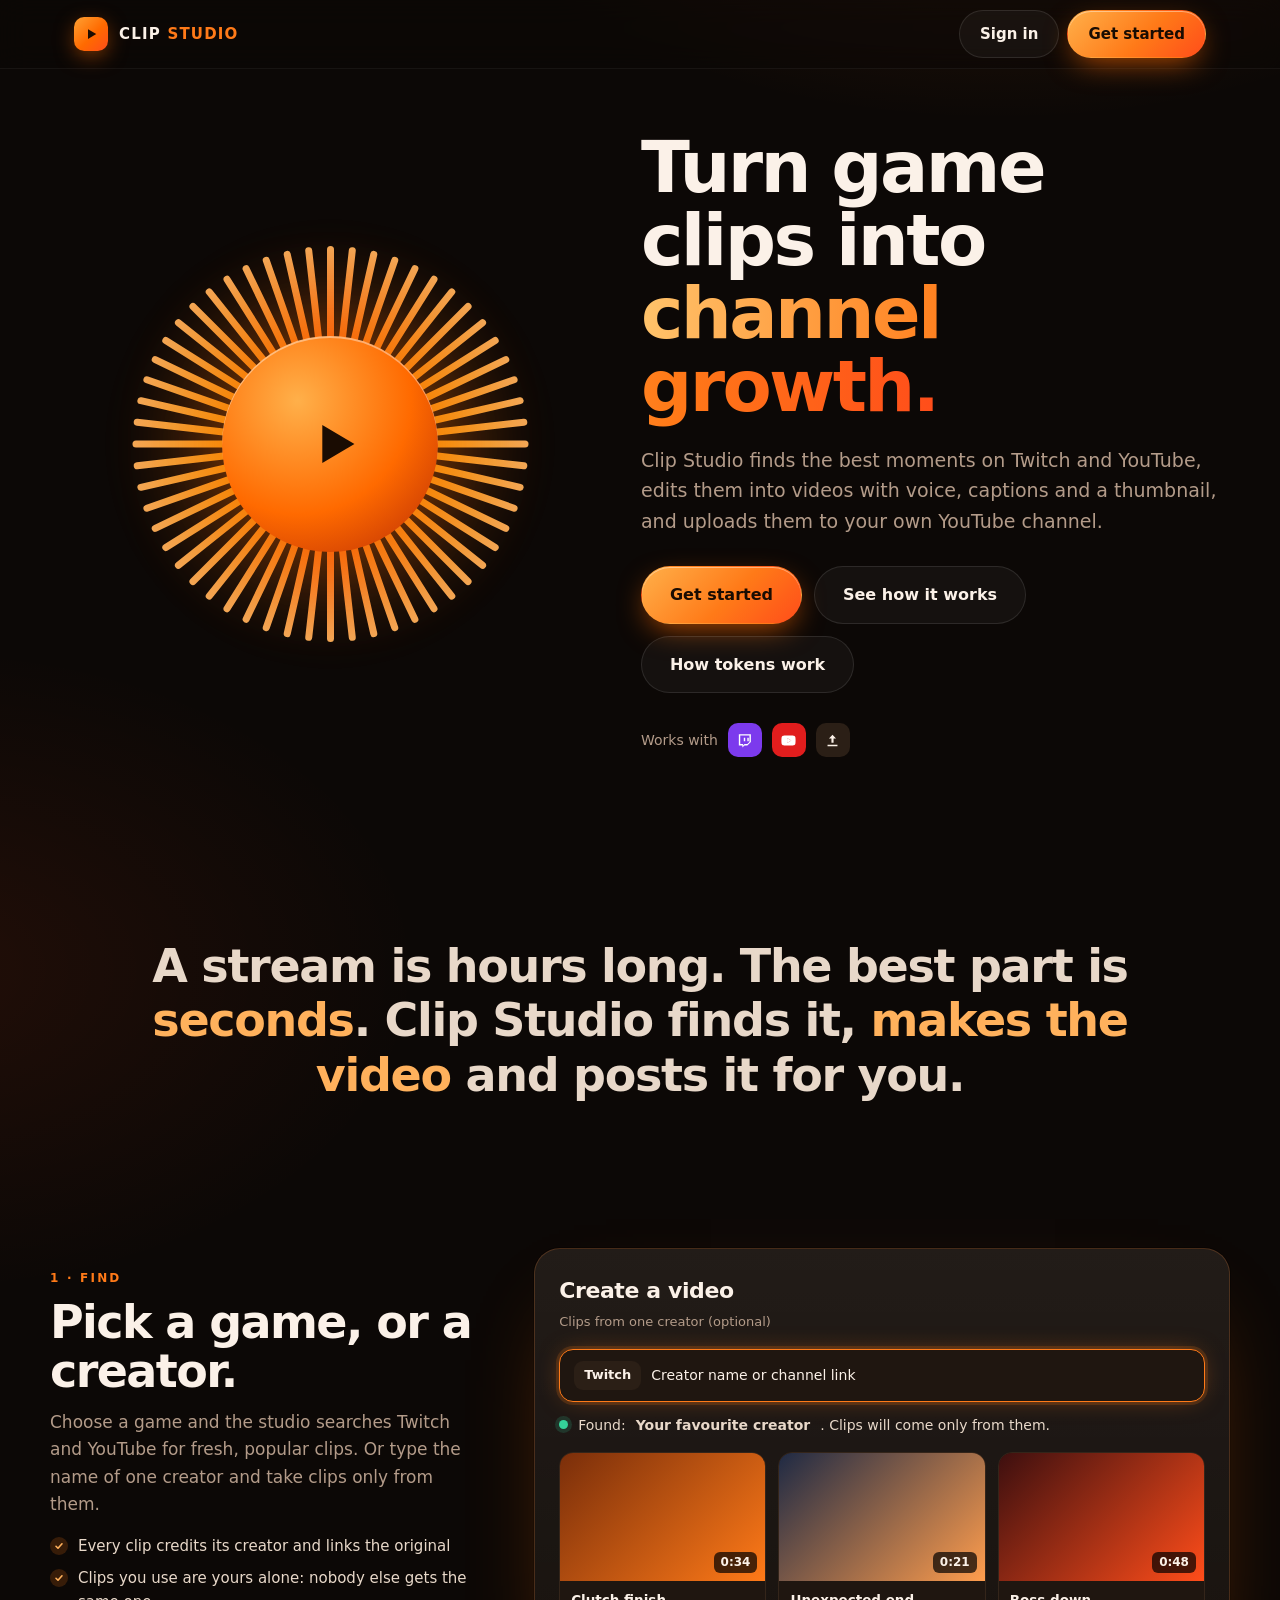
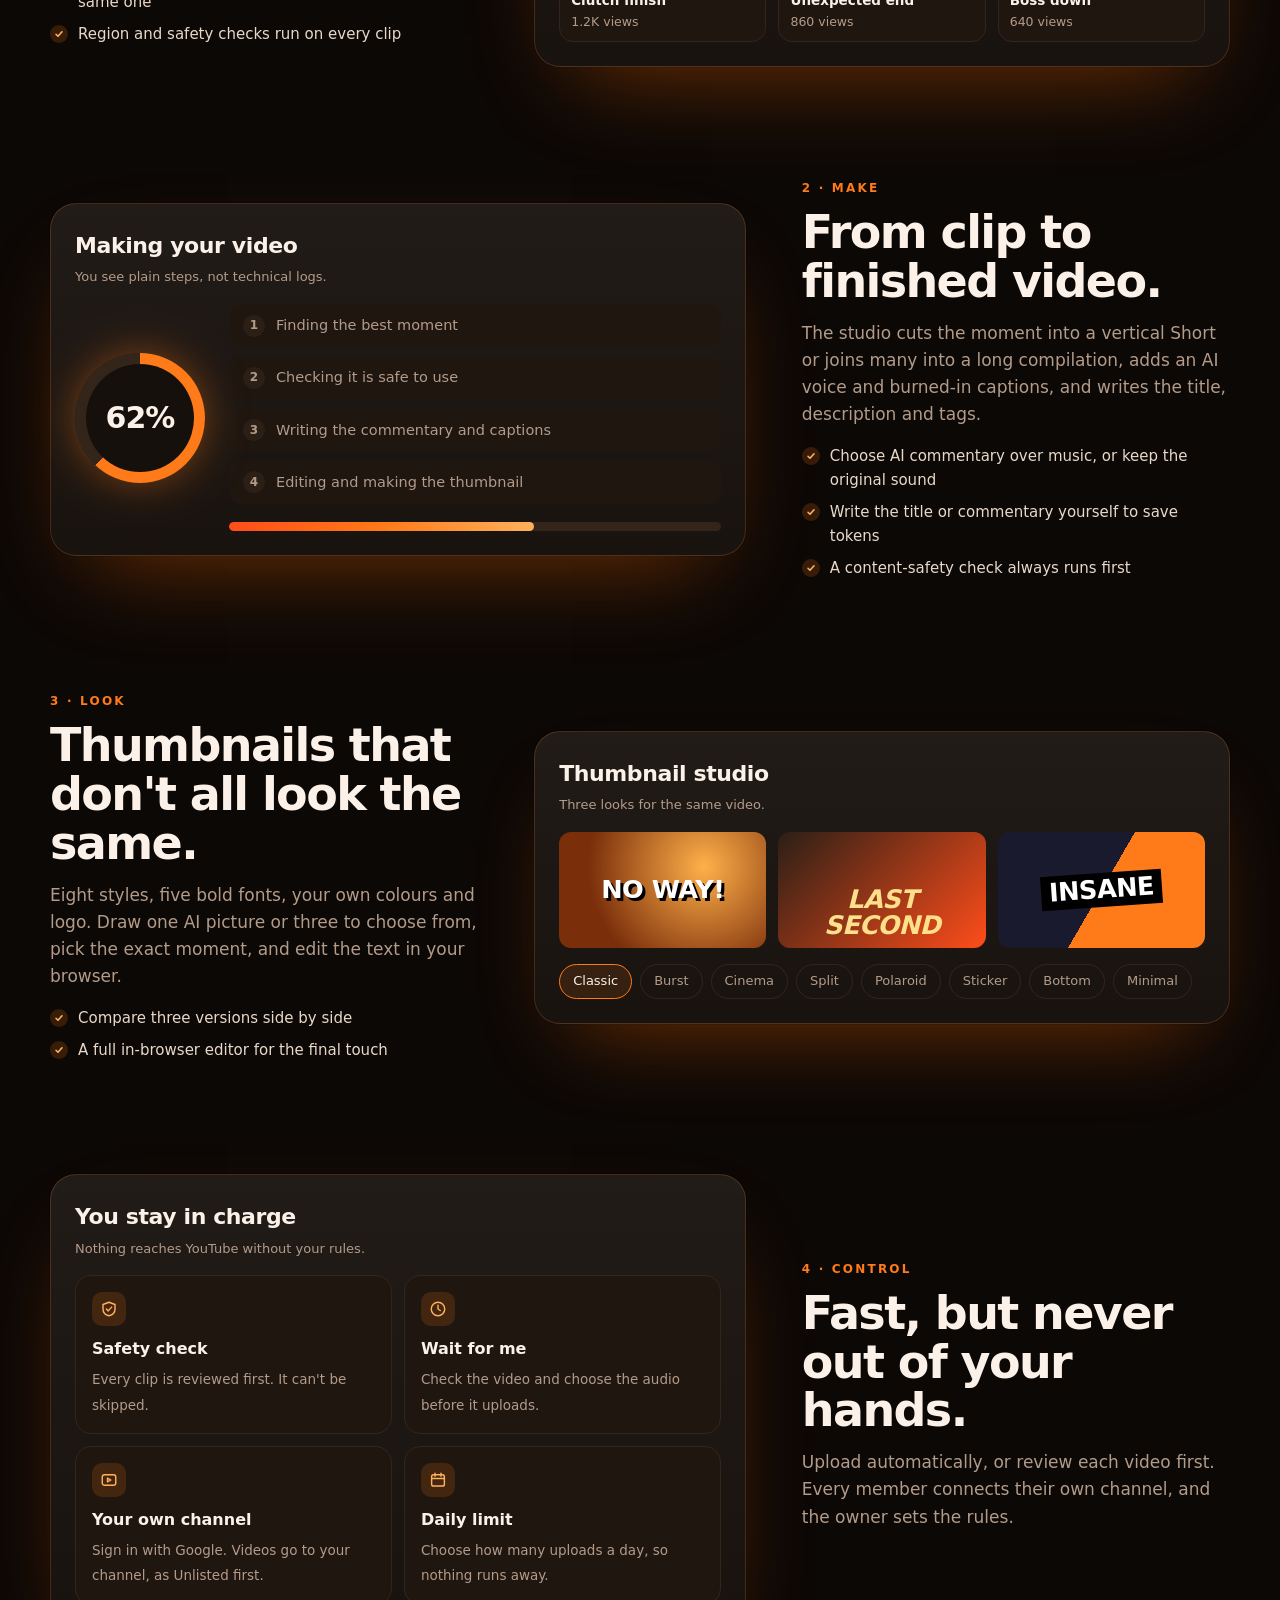
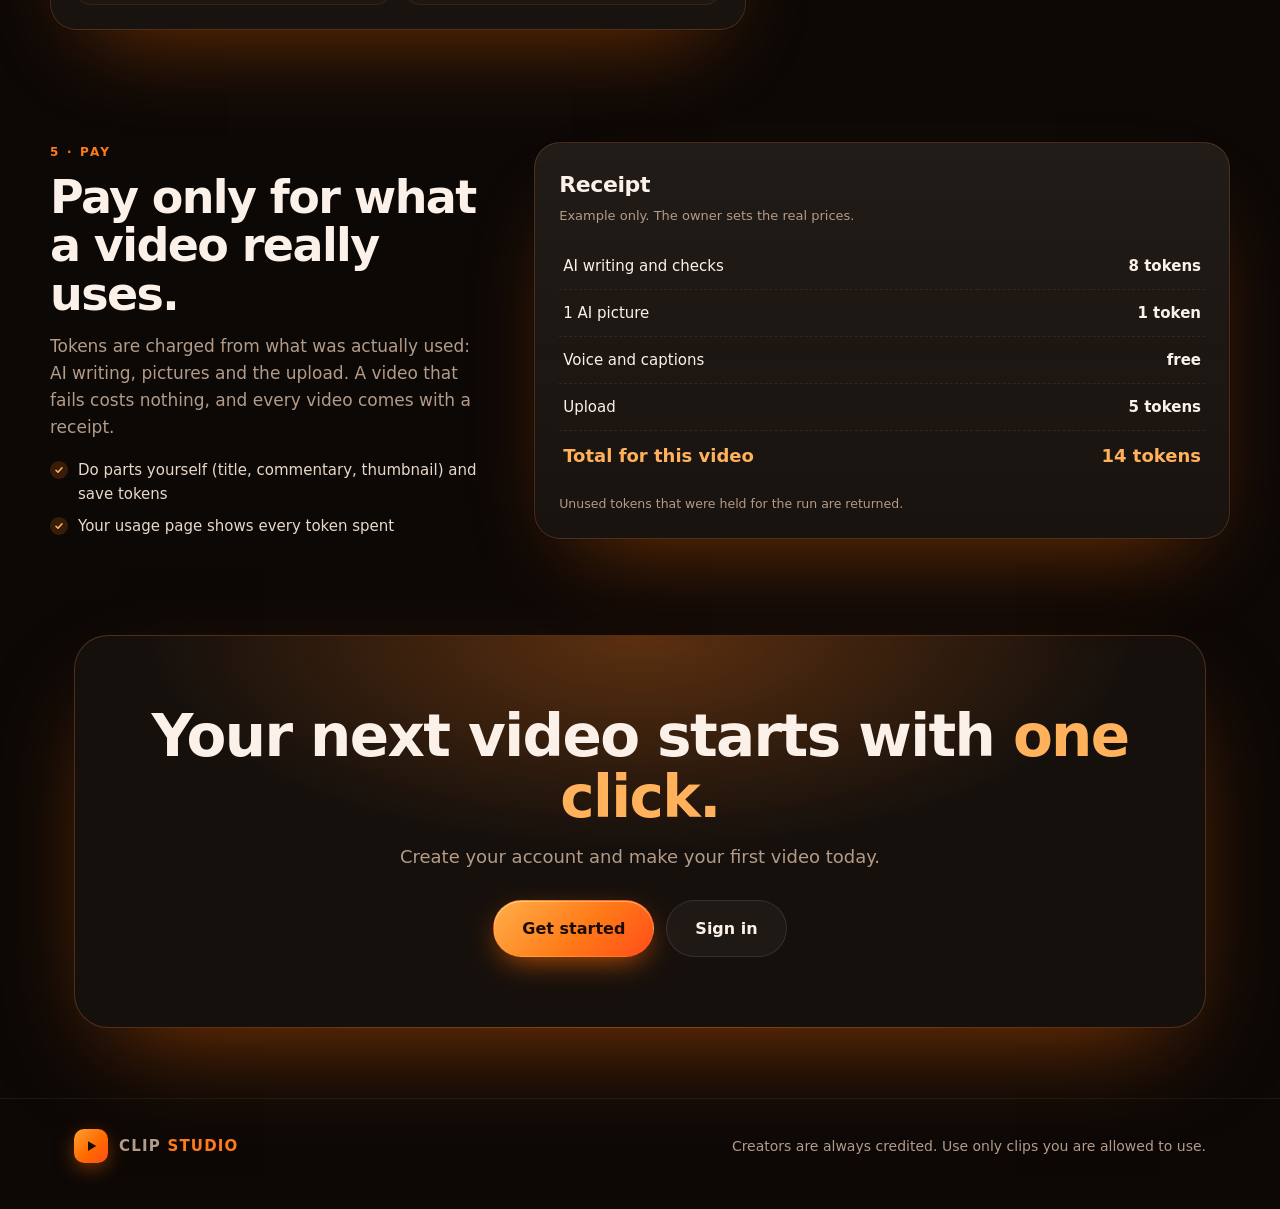
<file: app/views/templates/landing.html>
<!doctype html>
<html lang="en">
<head>
<meta charset="utf-8">
<meta name="viewport" content="width=device-width, initial-scale=1">
<title>Clip Studio: turn game clips into channel growth</title>
<meta name="description" content="Clip Studio finds the best game moments on Twitch and YouTube, edits them into videos with voice, captions and thumbnails, and uploads them to your own YouTube channel.">
<meta name="theme-color" content="#0c0806">
<style>
:root{
  --bg:#0c0806;--panel:#16100c;--panel2:#1f1610;--panel3:#2b1f16;--line:#34251a;--text:#fbf1e8;--muted:#b39b89;
  --accent:#ff7a18;--accent2:#ffb15c;--ember:#ff4d1a;--ok:#34d399;--onaccent:#1a0c02;
  --font:"Inter","Segoe UI Variable Display","Segoe UI",system-ui,-apple-system,Roboto,sans-serif;
}
*{box-sizing:border-box}
html{scroll-behavior:smooth}
body{margin:0;background:var(--bg);color:var(--text);font:16px/1.6 var(--font);-webkit-font-smoothing:antialiased;overflow-x:hidden;
  background-image:radial-gradient(1000px 620px at 78% -6%,rgba(255,122,24,.2),transparent 62%),radial-gradient(800px 520px at -6% 22%,rgba(255,77,26,.09),transparent 62%)}
a{color:inherit;text-decoration:none}
.wrap{max-width:1180px;margin:0 auto;padding:0 24px}
/* nav */
header{position:sticky;top:0;z-index:20;backdrop-filter:blur(14px);background:rgba(12,8,6,.55);border-bottom:1px solid rgba(255,255,255,.05)}
header .wrap{display:flex;align-items:center;justify-content:space-between;height:68px}
.brand{display:flex;align-items:center;gap:11px;font-weight:900;letter-spacing:1.2px;font-size:15px}
.brand .logo{width:34px;height:34px;border-radius:10px;background:linear-gradient(135deg,#ffa133,#ff6a00 55%,var(--ember));display:grid;place-items:center;color:var(--onaccent);box-shadow:0 6px 22px -4px rgba(255,106,0,.65)}
.brand .logo svg{width:18px;height:18px;fill:currentColor}
.brand span{color:var(--accent)}
.navr{display:flex;align-items:center;gap:8px}
.btn{display:inline-flex;align-items:center;gap:8px;padding:11px 20px;border-radius:99px;font-weight:700;font-size:15px;border:1px solid transparent;cursor:pointer;transition:transform .15s,box-shadow .2s,background .2s}
.btn:active{transform:translateY(1px)}
.btn.ghost{color:var(--text);background:rgba(255,255,255,.04);border-color:rgba(255,255,255,.1)}
.btn.ghost:hover{background:rgba(255,255,255,.08)}
.btn.pri{color:var(--onaccent);background:linear-gradient(135deg,#ffb04a,#ff7a18 55%,var(--ember));box-shadow:0 10px 30px -8px rgba(255,106,0,.75),inset 0 1px 0 rgba(255,255,255,.4)}
.btn.pri:hover{box-shadow:0 14px 40px -8px rgba(255,106,0,.95),inset 0 1px 0 rgba(255,255,255,.4);transform:translateY(-1px)}
.btn.big{padding:15px 28px;font-size:16px}
/* hero */
.hero{display:grid;grid-template-columns:minmax(0,1fr) minmax(0,1.05fr);gap:30px;align-items:center;min-height:min(calc(100vh - 68px),780px);padding:30px 0 60px}
.arena{position:relative;width:440px;height:440px;margin:0 auto}
.arena .bar{position:absolute;left:50%;top:50%;width:7px;height:96px;margin:-48px -3.5px;transform:rotate(var(--a)) translateY(-150px)}
.arena .bar i{display:block;width:100%;height:100%;border-radius:6px;background:linear-gradient(180deg,var(--accent2),var(--c));transform-origin:50% 100%;animation:eq 2.6s ease-in-out infinite;animation-delay:var(--d);opacity:.95}
@keyframes eq{0%,100%{transform:scaleY(.22)}50%{transform:scaleY(1)}}
.arena .core{position:absolute;inset:112px;border-radius:50%;background:radial-gradient(circle at 35% 30%,#ffb04a,#ff6a00 55%,#b72a05);display:grid;place-items:center;box-shadow:0 0 90px 10px rgba(255,106,0,.45),inset 0 2px 0 rgba(255,255,255,.4)}
.arena .core svg{width:70px;height:70px;fill:var(--onaccent);margin-left:8px}
.arena .halo{position:absolute;inset:-20px;border-radius:50%;background:radial-gradient(circle,rgba(255,122,24,.22),transparent 65%);filter:blur(10px)}
h1{font-size:clamp(40px,5.6vw,72px);line-height:1.02;font-weight:900;letter-spacing:-2.6px;margin:0 0 22px}
h1 em{font-style:normal;background:linear-gradient(90deg,#ffc36b,#ff7a18 55%,#ff4d1a);-webkit-background-clip:text;background-clip:text;color:transparent}
.sub{font-size:19px;color:var(--muted);max-width:50ch;margin:0 0 30px}
.cta{display:flex;gap:12px;flex-wrap:wrap;align-items:center}
.works{display:flex;align-items:center;gap:10px;margin-top:30px;color:var(--muted);font-size:14px}
.chip{width:34px;height:34px;border-radius:10px;display:grid;place-items:center;font-weight:900;font-size:13px}
.chip.tw{background:#7c3aed;color:#fff}.chip.yt{background:#e11d1d;color:#fff}.chip.up{background:var(--panel3);color:var(--text)}
.chip svg{width:17px;height:17px;fill:currentColor}
/* statement */
.state{padding:90px 0;text-align:center}
.state p{font-size:clamp(26px,3.7vw,46px);line-height:1.18;font-weight:800;letter-spacing:-1.3px;max-width:22em;margin:0 auto;color:#e8d8c9}
.state b{color:var(--accent2)}
/* rows */
.row{display:grid;grid-template-columns:minmax(0,.8fr) minmax(0,1.3fr);gap:56px;align-items:center;padding:56px 0}
.row.flip{grid-template-columns:minmax(0,1.3fr) minmax(0,.8fr)}.row.flip .txt{order:2}
.eyebrow{font-size:12px;font-weight:800;letter-spacing:2.2px;text-transform:uppercase;color:var(--accent)}
h2{font-size:clamp(30px,3.6vw,46px);line-height:1.06;font-weight:900;letter-spacing:-1.6px;margin:10px 0 14px}
.txt p{color:var(--muted);font-size:17px;margin:0 0 14px;max-width:44ch}
.ticks{list-style:none;padding:0;margin:16px 0 0;display:grid;gap:8px}
.ticks li{display:flex;gap:10px;color:#e8d8c9;font-size:15px}
.ticks li::before{content:"";flex:none;width:18px;height:18px;margin-top:3px;border-radius:50%;background:rgba(255,122,24,.18) url("data:image/svg+xml,%3Csvg xmlns='http://www.w3.org/2000/svg' viewBox='0 0 24 24' fill='none' stroke='%23ffb15c' stroke-width='3.2' stroke-linecap='round' stroke-linejoin='round'%3E%3Cpath d='M6 12.5l4 4 8-9'/%3E%3C/svg%3E") center/12px no-repeat}
/* app panels */
.panel{background:linear-gradient(180deg,rgba(255,255,255,.05),rgba(255,255,255,.01)),var(--panel);border:1px solid rgba(255,140,60,.2);border-radius:26px;padding:24px;box-shadow:0 40px 90px -40px rgba(255,106,0,.45),0 0 0 1px rgba(0,0,0,.4)}
.panel h4{margin:0 0 4px;font-size:22px;letter-spacing:-.4px}
.panel .hint{color:var(--muted);font-size:13px;margin:0 0 16px}
.field{display:flex;gap:10px;align-items:center;background:var(--panel2);border:1px solid var(--line);border-radius:14px;padding:11px 14px;color:var(--muted);font-size:14px}
.field.on{border-color:var(--accent);box-shadow:0 0 0 3px rgba(255,122,24,.16),0 0 26px -8px rgba(255,122,24,.6);color:var(--text)}
.field .seg{background:var(--panel3);border-radius:9px;padding:4px 10px;font-weight:700;color:var(--text);font-size:13px}
.found{display:flex;gap:10px;align-items:center;margin:12px 0 16px;font-size:14px;color:#e8d8c9}
.found .dot{width:9px;height:9px;border-radius:50%;background:var(--ok);box-shadow:0 0 0 4px rgba(52,211,153,.16)}
.clips{display:grid;grid-template-columns:repeat(3,1fr);gap:12px}
.clip{border:1px solid var(--line);border-radius:14px;overflow:hidden;background:var(--panel2)}
.clip .th{aspect-ratio:16/10;position:relative}
.clip .th::after{content:attr(data-d);position:absolute;right:8px;bottom:8px;background:rgba(0,0,0,.7);border-radius:6px;padding:1px 7px;font-size:12px;font-weight:700}
.clip .m{padding:9px 11px;font-size:12.5px;color:var(--muted)}.clip .m b{display:block;color:var(--text);font-size:13.5px}
.g1{background:linear-gradient(135deg,#7a2e0a,#ff7a18)}.g2{background:linear-gradient(135deg,#1f2a44,#ff9d4d)}.g3{background:linear-gradient(135deg,#3d0f0f,#ff4d1a)}
.prog{display:grid;grid-template-columns:130px 1fr;gap:24px;align-items:center}
.ring{width:130px;height:130px;border-radius:50%;background:conic-gradient(var(--accent) 0 var(--p,62%),var(--line) 0);display:grid;place-items:center;position:relative;box-shadow:0 0 50px -10px rgba(255,122,24,.7)}
.ring::before{content:"";position:absolute;inset:11px;border-radius:50%;background:var(--panel)}
.ring b{position:relative;font-size:30px;letter-spacing:-1px}
.stages{display:grid;gap:9px}
.stage{display:flex;align-items:center;gap:11px;padding:10px 14px;border-radius:12px;background:var(--panel2);color:var(--muted);font-size:14.5px;animation:stg 12s infinite;animation-delay:calc(var(--n) * 2.2s)}
.stage i{flex:none;width:22px;height:22px;border-radius:50%;background:var(--panel3);display:grid;place-items:center;font-style:normal;font-size:12px;font-weight:800}
@keyframes stg{0%,6%{color:var(--muted);background:var(--panel2);box-shadow:none}10%,60%{color:var(--text);background:rgba(255,122,24,.14);box-shadow:inset 3px 0 0 var(--accent)}70%,100%{color:var(--text);background:var(--panel2);box-shadow:none}}
.bar2{height:9px;border-radius:99px;background:var(--line);overflow:hidden;margin-top:18px}.bar2 i{display:block;height:100%;width:62%;border-radius:99px;background:linear-gradient(90deg,var(--ember),var(--accent),var(--accent2));animation:fill 12s infinite}
@keyframes fill{0%{width:8%}85%,100%{width:100%}}
.thumbs{display:grid;grid-template-columns:repeat(3,1fr);gap:12px}
.tn{aspect-ratio:16/9;border-radius:12px;position:relative;overflow:hidden;display:grid;place-items:center;font-weight:900;text-align:center;line-height:1}
.tn span{position:relative;z-index:1;font-size:clamp(15px,2vw,26px);letter-spacing:-.5px}
.tn.a{background:radial-gradient(circle at 70% 30%,#ffb04a,#7a2e0a 70%);color:#fff;text-shadow:3px 3px 0 #000}
.tn.b{background:linear-gradient(135deg,#2b1f16,#ff4d1a);align-items:end;justify-items:start;padding:10px;color:#ffe08a;text-transform:uppercase;font-style:italic}
.tn.c{background:linear-gradient(120deg,#1a1a2e 50%,#ff7a18 50%);color:#fff}.tn.c span{background:#000;padding:4px 8px;transform:rotate(-4deg)}
.styles{display:flex;gap:8px;flex-wrap:wrap;margin-top:16px}
.styles span{padding:6px 13px;border:1px solid var(--line);border-radius:99px;font-size:13px;color:var(--muted)}.styles span.on{border-color:var(--accent);color:var(--text);background:rgba(255,122,24,.12)}
.cards4{display:grid;grid-template-columns:1fr 1fr;gap:12px}
.mini{background:var(--panel2);border:1px solid var(--line);border-radius:16px;padding:16px}
.mini b{display:block;margin-bottom:4px}.mini span{color:var(--muted);font-size:13.5px}
.mini .ic{width:34px;height:34px;border-radius:10px;background:rgba(255,122,24,.16);color:var(--accent2);display:grid;place-items:center;margin-bottom:10px}
.mini .ic svg{width:18px;height:18px;stroke:currentColor;fill:none;stroke-width:1.9;stroke-linecap:round;stroke-linejoin:round}
.rc{width:100%;border-collapse:collapse;font-size:15px}.rc td{padding:11px 4px;border-bottom:1px dashed var(--line)}.rc td:last-child{text-align:right;font-weight:700}
.rc tr.t td{border-bottom:0;font-size:18px;color:var(--accent2);font-weight:800}
.note{color:var(--muted);font-size:12.5px;margin-top:12px}
/* final */
.final{margin:40px 0 70px;border-radius:34px;padding:70px 24px;text-align:center;background:radial-gradient(700px 300px at 50% 0%,rgba(255,122,24,.3),transparent 70%),var(--panel);border:1px solid rgba(255,140,60,.25);box-shadow:0 40px 100px -40px rgba(255,106,0,.55)}
.final h2{font-size:clamp(32px,5vw,58px);margin:0 0 14px}
.final p{color:var(--muted);font-size:18px;margin:0 0 28px}
footer{border-top:1px solid rgba(255,255,255,.06);padding:30px 0 46px;color:var(--muted);font-size:14px}
footer .wrap{display:flex;gap:16px;flex-wrap:wrap;justify-content:space-between;align-items:center}
.rv{opacity:0;transform:translateY(22px);transition:opacity .8s ease,transform .8s ease}.rv.in{opacity:1;transform:none}
@media (max-width:940px){
  .hero{grid-template-columns:1fr;min-height:0;padding-top:10px}.arena{order:-1;zoom:.78;margin:0 auto}
  .row,.row.flip{grid-template-columns:1fr;gap:26px;padding:38px 0}.row.flip .txt{order:0}
  .prog{grid-template-columns:1fr}.ring{margin:0 auto}
}
@media (max-width:560px){.clips,.cards4{grid-template-columns:1fr}.thumbs{grid-template-columns:1fr 1fr}.arena{zoom:.62}.btn.big{width:100%;justify-content:center}.wrap{padding-left:18px;padding-right:18px}}
@media (prefers-reduced-motion:reduce){.rv{opacity:1;transform:none;transition:none}.arena .bar i,.stage,.bar2 i{animation:none}html{scroll-behavior:auto}}
</style>
<noscript><style>.rv{opacity:1;transform:none}</style></noscript>
</head>
<body>
<header><div class="wrap">
  <a class="brand" href="/"><span class="logo"><svg viewBox="0 0 24 24"><path d="M8 5.5v13l11-6.5z"/></svg></span><div>CLIP <span>STUDIO</span></div></a>
  <div class="navr"><a class="btn ghost" href="/app">Sign in</a><a class="btn pri" href="/app?signup=1">Get started</a></div>
</div></header>

<main>
<section class="wrap hero">
  <div class="arena" id="arena" aria-hidden="true"><div class="halo"></div><div class="core"><svg viewBox="0 0 24 24"><path d="M8 5.5v13l11-6.5z"/></svg></div></div>
  <div>
    <h1>Turn game clips into <em>channel growth.</em></h1>
    <p class="sub">Clip Studio finds the best moments on Twitch and YouTube, edits them into videos with voice, captions and a thumbnail, and uploads them to your own YouTube channel.</p>
    <div class="cta"><a class="btn pri big" href="/app?signup=1">Get started</a><a class="btn ghost big" href="#how">See how it works</a><a class="btn ghost big" href="#pay">How tokens work</a></div>
    <div class="works">Works with
      <span class="chip tw" title="Twitch"><svg viewBox="0 0 24 24"><path d="M4 3h17v11l-5 5h-4l-3 3v-3H4zm2 2v12h4v2l2-2h4l3-3V5zm5 3h2v5h-2zm5 0h2v5h-2z"/></svg></span>
      <span class="chip yt" title="YouTube"><svg viewBox="0 0 24 24"><path d="M10 8.5v7l6-3.5z"/><path fill-rule="evenodd" d="M21.6 7.2a2.5 2.5 0 0 0-1.8-1.8C18.2 5 12 5 12 5s-6.2 0-7.8.4A2.5 2.5 0 0 0 2.4 7.2C2 8.8 2 12 2 12s0 3.2.4 4.8a2.5 2.5 0 0 0 1.8 1.8C5.8 19 12 19 12 19s6.2 0 7.8-.4a2.5 2.5 0 0 0 1.8-1.8c.4-1.6.4-4.8.4-4.8s0-3.2-.4-4.8zM10 15.5v-7l6 3.5z"/></svg></span>
      <span class="chip up" title="Your own channel"><svg viewBox="0 0 24 24"><path d="M12 4l5 5h-3.5v6h-3V9H7zM5 18h14v2H5z"/></svg></span>
    </div>
  </div>
</section>

<section class="state wrap rv"><p>A stream is hours long. The best part is <b>seconds</b>. Clip Studio finds it, <b>makes the video</b> and posts it for you.</p></section>

<section class="wrap row rv" id="how">
  <div class="txt"><div class="eyebrow">1 · Find</div><h2>Pick a game, or a creator.</h2>
    <p>Choose a game and the studio searches Twitch and YouTube for fresh, popular clips. Or type the name of one creator and take clips only from them.</p>
    <ul class="ticks"><li>Every clip credits its creator and links the original</li><li>Clips you use are yours alone: nobody else gets the same one</li><li>Region and safety checks run on every clip</li></ul></div>
  <div class="panel"><h4>Create a video</h4><p class="hint">Clips from one creator (optional)</p>
    <div class="field on"><span class="seg">Twitch</span> Creator name or channel link</div>
    <div class="found"><span class="dot"></span>Found: <b>Your favourite creator</b>. Clips will come only from them.</div>
    <div class="clips">
      <div class="clip"><div class="th g1" data-d="0:34"></div><div class="m"><b>Clutch finish</b>1.2K views</div></div>
      <div class="clip"><div class="th g2" data-d="0:21"></div><div class="m"><b>Unexpected end</b>860 views</div></div>
      <div class="clip"><div class="th g3" data-d="0:48"></div><div class="m"><b>Boss down</b>640 views</div></div>
    </div></div>
</section>

<section class="wrap row flip rv">
  <div class="panel"><h4>Making your video</h4><p class="hint">You see plain steps, not technical logs.</p>
    <div class="prog"><div class="ring"><b>62%</b></div>
      <div><div class="stages">
        <div class="stage" style="--n:0"><i>1</i>Finding the best moment</div>
        <div class="stage" style="--n:1"><i>2</i>Checking it is safe to use</div>
        <div class="stage" style="--n:2"><i>3</i>Writing the commentary and captions</div>
        <div class="stage" style="--n:3"><i>4</i>Editing and making the thumbnail</div>
      </div><div class="bar2"><i></i></div></div></div></div>
  <div class="txt"><div class="eyebrow">2 · Make</div><h2>From clip to finished video.</h2>
    <p>The studio cuts the moment into a vertical Short or joins many into a long compilation, adds an AI voice and burned-in captions, and writes the title, description and tags.</p>
    <ul class="ticks"><li>Choose AI commentary over music, or keep the original sound</li><li>Write the title or commentary yourself to save tokens</li><li>A content-safety check always runs first</li></ul></div>
</section>

<section class="wrap row rv">
  <div class="txt"><div class="eyebrow">3 · Look</div><h2>Thumbnails that don't all look the same.</h2>
    <p>Eight styles, five bold fonts, your own colours and logo. Draw one AI picture or three to choose from, pick the exact moment, and edit the text in your browser.</p>
    <ul class="ticks"><li>Compare three versions side by side</li><li>A full in-browser editor for the final touch</li></ul></div>
  <div class="panel"><h4>Thumbnail studio</h4><p class="hint">Three looks for the same video.</p>
    <div class="thumbs"><div class="tn a"><span>NO WAY!</span></div><div class="tn b"><span>Last second</span></div><div class="tn c"><span>INSANE</span></div></div>
    <div class="styles"><span class="on">Classic</span><span>Burst</span><span>Cinema</span><span>Split</span><span>Polaroid</span><span>Sticker</span><span>Bottom</span><span>Minimal</span></div></div>
</section>

<section class="wrap row flip rv">
  <div class="panel"><h4>You stay in charge</h4><p class="hint">Nothing reaches YouTube without your rules.</p>
    <div class="cards4">
      <div class="mini"><div class="ic"><svg viewBox="0 0 24 24"><path d="M12 3l8 3v6c0 5-3.5 8-8 9-4.5-1-8-4-8-9V6z"/><path d="M8.5 12l2.5 2.5 4.5-5"/></svg></div><b>Safety check</b><span>Every clip is reviewed first. It can't be skipped.</span></div>
      <div class="mini"><div class="ic"><svg viewBox="0 0 24 24"><circle cx="12" cy="12" r="9"/><path d="M12 7v5l3 2"/></svg></div><b>Wait for me</b><span>Check the video and choose the audio before it uploads.</span></div>
      <div class="mini"><div class="ic"><svg viewBox="0 0 24 24"><rect x="3" y="5" width="18" height="14" rx="3"/><path d="M10 9.5v5l4.5-2.5z"/></svg></div><b>Your own channel</b><span>Sign in with Google. Videos go to your channel, as Unlisted first.</span></div>
      <div class="mini"><div class="ic"><svg viewBox="0 0 24 24"><rect x="3.5" y="5" width="17" height="15" rx="2.5"/><path d="M8 3v4M16 3v4M3.5 10h17"/></svg></div><b>Daily limit</b><span>Choose how many uploads a day, so nothing runs away.</span></div>
    </div></div>
  <div class="txt"><div class="eyebrow">4 · Control</div><h2>Fast, but never out of your hands.</h2>
    <p>Upload automatically, or review each video first. Every member connects their own channel, and the owner sets the rules.</p></div>
</section>

<section class="wrap row rv" id="pay">
  <div class="txt"><div class="eyebrow">5 · Pay</div><h2>Pay only for what a video really uses.</h2>
    <p>Tokens are charged from what was actually used: AI writing, pictures and the upload. A video that fails costs nothing, and every video comes with a receipt.</p>
    <ul class="ticks"><li>Do parts yourself (title, commentary, thumbnail) and save tokens</li><li>Your usage page shows every token spent</li></ul></div>
  <div class="panel"><h4>Receipt</h4><p class="hint">Example only. The owner sets the real prices.</p>
    <table class="rc"><tr><td>AI writing and checks</td><td>8 tokens</td></tr><tr><td>1 AI picture</td><td>1 token</td></tr><tr><td>Voice and captions</td><td>free</td></tr><tr><td>Upload</td><td>5 tokens</td></tr><tr class="t"><td>Total for this video</td><td>14 tokens</td></tr></table>
    <div class="note">Unused tokens that were held for the run are returned.</div></div>
</section>

<section class="wrap rv"><div class="final"><h2>Your next video starts with <em style="font-style:normal;color:var(--accent2)">one click.</em></h2>
  <p>Create your account and make your first video today.</p>
  <div class="cta" style="justify-content:center"><a class="btn pri big" href="/app?signup=1">Get started</a><a class="btn ghost big" href="/app">Sign in</a></div></div></section>
</main>

<footer><div class="wrap"><div class="brand"><span class="logo"><svg viewBox="0 0 24 24"><path d="M8 5.5v13l11-6.5z"/></svg></span><div>CLIP <span>STUDIO</span></div></div>
  <div>Creators are always credited. Use only clips you are allowed to use.</div></div></footer>

<script>
(function () {
  var a = document.getElementById("arena"), N = 56, h = "";
  for (var i = 0; i < N; i++) {
    var ang = (360 / N) * i, hue = 22 + Math.round(14 * Math.abs(Math.sin(i / N * Math.PI * 2)));
    h += '<div class="bar" style="--a:' + ang.toFixed(2) + 'deg;--d:' + (-(i % 14) * 0.19).toFixed(2) + 's;--c:hsl(' + hue + ',100%,52%)"><i></i></div>';
  }
  a.insertAdjacentHTML("afterbegin", h);
  var els = document.querySelectorAll(".rv");
  if (!("IntersectionObserver" in window)) { els.forEach(function (e) { e.classList.add("in"); }); return; }
  var io = new IntersectionObserver(function (es) { es.forEach(function (e) { if (e.isIntersecting) { e.target.classList.add("in"); io.unobserve(e.target); } }); }, {threshold: .12});
  els.forEach(function (e) { io.observe(e); });
})();
</script>
</body>
</html>
</file>
